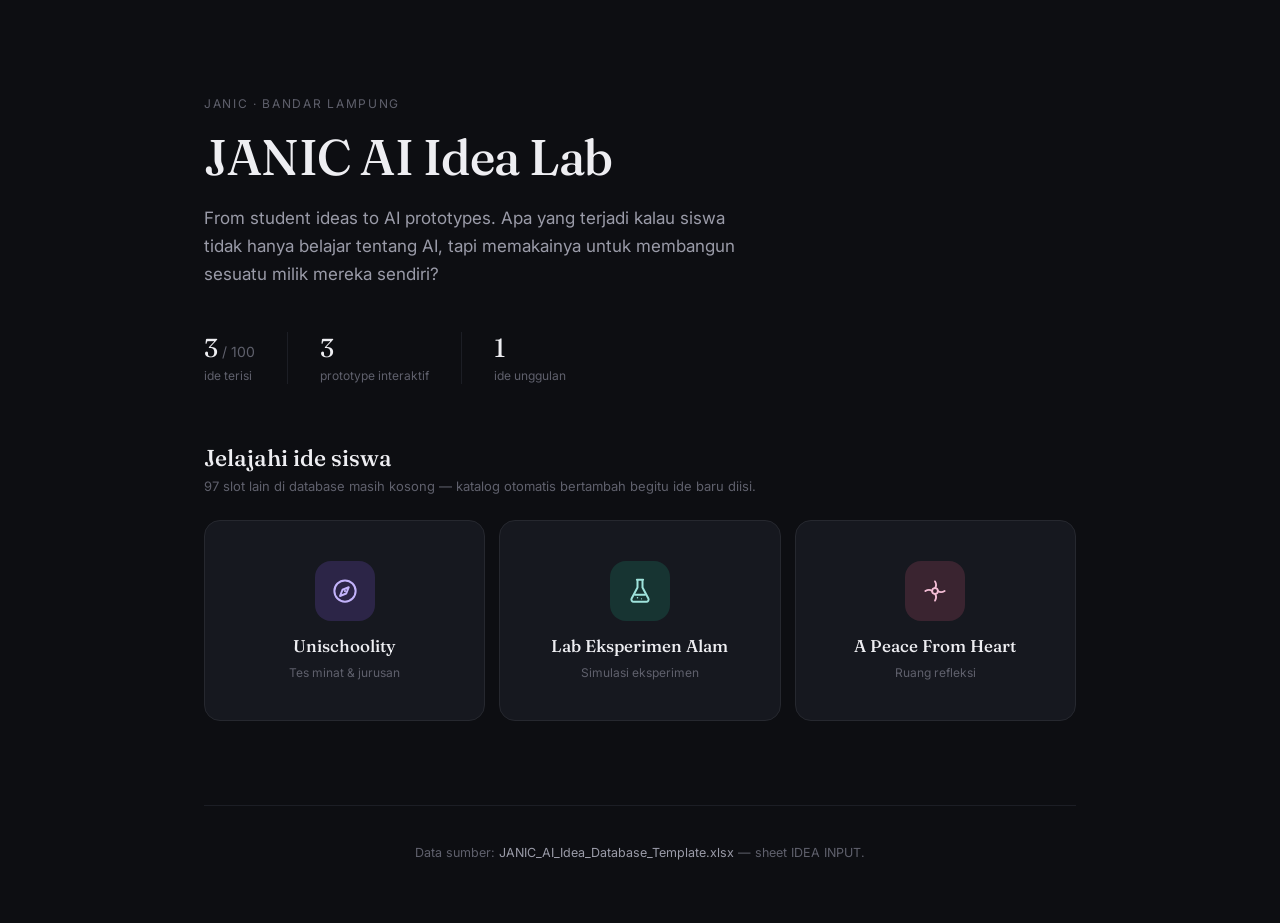
<file: index.html>
<!DOCTYPE html>
<html lang="id">
<head>
<meta charset="UTF-8">
<meta name="viewport" content="width=device-width, initial-scale=1.0">
<title>JANIC AI Idea Lab</title>
<link rel="preconnect" href="https://fonts.googleapis.com">
<link href="https://fonts.googleapis.com/css2?family=Fraunces:ital,opsz,wght@0,9..144,400;0,9..144,500;0,9..144,600;1,9..144,400;1,9..144,500&family=Space+Mono:wght@400;700&family=Inter:wght@400;500;600&display=swap" rel="stylesheet">
<style>
  :root{
    --bg:#0d0e12; --surface:#16181f; --surface-2:#1d2029;
    --line:#26282f; --line-soft:#1c1e25;
    --ink:#eeeef2; --ink-dim:#9a9ba8; --ink-faint:#5f606c;
    --violet:#8b6df2; --violet-dim:#2c2547;
    --teal:#45b6ac; --teal-dim:#173432;
    --pink:#e08fb0; --pink-dim:#3a2430;
  }
  *{box-sizing:border-box;}
  body{ margin:0; background:var(--bg); color:var(--ink); font-family:'Inter',sans-serif; -webkit-font-smoothing:antialiased; }
  h1,h2,h3{ font-family:'Fraunces',serif; font-weight:500; }
  .wrap{ max-width:920px; margin:0 auto; padding:0 24px; }
  button{ font-family:'Inter',sans-serif; }

  /* ---- HOME ---- */
  #home.hide, .page{ display:none; }
  #home.show, .page.show{ display:block; }

  .hero{ padding:96px 0 48px; }
  .kicker{ font-size:12px; letter-spacing:0.14em; color:var(--ink-faint); text-transform:uppercase; margin:0 0 20px; }
  .hero h1{ font-size:50px; line-height:1.05; margin:0 0 20px; letter-spacing:-0.01em; }
  .hero p.lede{ font-size:17px; line-height:1.65; color:var(--ink-dim); max-width:540px; margin:0 0 44px; }
  .stats-clean{ display:flex; align-items:center; gap:0; flex-wrap:wrap; row-gap:16px; }
  .stat-clean{ padding-right:32px; margin-right:32px; border-right:1px solid var(--line-soft); }
  .stat-clean:last-child{ border-right:none; margin-right:0; padding-right:0; }
  .stat-clean .num{ font-family:'Fraunces',serif; font-size:26px; display:block; }
  .stat-clean .num small{ font-size:14px; color:var(--ink-faint); font-family:'Inter',sans-serif; }
  .stat-clean .label{ font-size:12px; color:var(--ink-faint); margin-top:2px; }
  @media (max-width:640px){ .hero h1{font-size:36px;} }

  .section{ padding:12px 0 64px; }
  .section-head{ margin-bottom:26px; }
  .section-head h2{ font-size:23px; margin:0 0 6px; }
  .section-head p{ font-size:13px; color:var(--ink-faint); margin:0; }

  .icon-badge{ width:40px; height:40px; border-radius:10px; display:flex; align-items:center; justify-content:center; flex-shrink:0; }
  .icon-badge svg{ width:20px; height:20px; }
  .icon-badge.lg{ width:60px; height:60px; border-radius:16px; } .icon-badge.lg svg{ width:30px; height:30px; }
  .acc-violet{ background:var(--violet-dim); color:#c3b3fb; }
  .acc-teal{ background:var(--teal-dim); color:#9fe3dc; }
  .acc-pink{ background:var(--pink-dim); color:#f3bdd5; }

  /* ---- TILE GRID: judul + icon saja ---- */
  .tile-grid{ display:grid; grid-template-columns:repeat(3,1fr); gap:14px; }
  @media (max-width:720px){ .tile-grid{ grid-template-columns:1fr; } }
  .tile{ background:var(--surface); border:1px solid var(--line); border-radius:16px; padding:40px 20px; display:flex; flex-direction:column; align-items:center; gap:14px; cursor:pointer; text-align:center; transition:border-color .15s ease, transform .12s ease; }
  .tile:hover{ border-color:var(--ink-faint); transform:translateY(-2px); }
  .tile h3{ font-size:17px; margin:0; line-height:1.3; }
  .tile .tag-line{ font-size:12px; color:var(--ink-faint); margin-top:-6px; }

  footer{ padding:36px 0 60px; text-align:center; color:var(--ink-faint); font-size:12.5px; line-height:1.7; border-top:1px solid var(--line-soft); margin-top:20px; }
  footer .highlight{ color:var(--ink-dim); }

  /* ---- PAGE CHROME (shared across every prototype page) ---- */
  .page{ padding:56px 0 60px; }
  .back-link{ background:none; border:none; color:var(--ink-dim); font-size:13px; cursor:pointer; padding:0; display:inline-flex; align-items:center; gap:6px; }
  .back-link:hover{ color:var(--ink); }
  .page-meta{ font-size:12.5px; color:var(--ink-faint); margin-top:18px; }
  .page-note{ font-size:12px; color:var(--ink-faint); margin-top:5px; max-width:540px; line-height:1.55; }
  .loading{ font-size:13px; margin-top:14px; display:none; }
  .loading.show{ display:block; }

  /* ================= THEME: UNISCHOOLITY — diagnostic report ================= */
  .theme-uni{ background:#f7f5f0; color:#161513; border-radius:20px; padding:44px 46px; margin-top:26px; }
  .theme-uni .u-eyebrow{ font-size:11px; letter-spacing:.12em; text-transform:uppercase; color:#8b897d; margin-bottom:30px; display:flex; justify-content:space-between; }
  .theme-uni .u-track{ height:2px; background:#e4e1d8; margin-bottom:36px; position:relative; }
  .theme-uni .u-track-fill{ height:2px; background:#2c2a86; position:absolute; left:0; top:0; transition:width .3s ease; }
  .theme-uni .u-question{ font-family:'Fraunces',serif; font-size:26px; line-height:1.35; margin-bottom:28px; max-width:500px; }
  .theme-uni .u-option{ display:flex; align-items:center; gap:14px; padding:16px 4px; border-bottom:1px solid #e4e1d8; cursor:pointer; font-size:15px; color:#2c2b28; }
  .theme-uni .u-option:hover{ background:#efece3; }
  .theme-uni .u-option .mark{ width:26px; height:26px; border-radius:50%; border:1px solid #b8b5a8; display:flex; align-items:center; justify-content:center; font-size:11px; color:#8b897d; flex-shrink:0; }
  .theme-uni .u-back{ margin-top:20px; background:none; border:none; color:#8b897d; font-size:13px; cursor:pointer; }
  .theme-uni .u-kelas-row{ display:flex; gap:10px; margin:24px 0 30px; }
  .theme-uni .u-kelas{ flex:1; border:1px solid #d8d5c8; background:#fff; border-radius:10px; padding:16px 8px; text-align:center; font-size:13.5px; color:#8b897d; cursor:pointer; }
  .theme-uni .u-kelas.active{ border-color:#2c2a86; color:#2c2a86; background:#eeedfb; }
  .theme-uni .u-run{ background:#1c1a17; color:#f7f5f0; border:none; border-radius:9px; padding:13px 26px; font-size:14px; font-weight:600; cursor:pointer; }
  .theme-uni .u-lede{ font-size:16px; line-height:1.7; margin-bottom:30px; font-family:'Fraunces',serif; font-style:italic; color:#2c2b28; }
  .theme-uni .u-axis{ margin-bottom:18px; }
  .theme-uni .u-axis-label{ display:flex; justify-content:space-between; font-size:12.5px; color:#8b897d; margin-bottom:7px; }
  .theme-uni .u-axis-track{ height:2px; background:#e4e1d8; }
  .theme-uni .u-axis-fill{ height:2px; background:#2c2a86; }
  .theme-uni .u-list-item{ display:flex; gap:18px; padding:17px 0; border-top:1px solid #e4e1d8; }
  .theme-uni .u-list-item:last-child{ border-bottom:1px solid #e4e1d8; }
  .theme-uni .u-list-num{ font-family:'Fraunces',serif; font-size:19px; color:#b8b5a8; width:26px; flex-shrink:0; }
  .theme-uni .u-list-item h5{ margin:0 0 4px; font-size:15px; font-weight:600; }
  .theme-uni .u-list-item p{ margin:0; font-size:13px; color:#8b897d; line-height:1.55; }
  .theme-uni .u-kicker{ font-size:12px; letter-spacing:.08em; text-transform:uppercase; color:#8b897d; margin:28px 0 4px; }
  .theme-uni .u-note{ font-size:12.5px; color:#8b897d; margin-top:24px; line-height:1.6; border-top:1px solid #e4e1d8; padding-top:18px; }
  .theme-uni .u-again{ margin-top:16px; background:none; border:none; color:#8b897d; font-size:13px; cursor:pointer; }

  /* ================= THEME: LAB EKSPERIMEN ALAM — console ================= */
  .theme-lab{ background:#07080a; border:1px solid #1c2a24; border-radius:6px; padding:32px 34px; margin-top:26px; font-family:'Space Mono',monospace; color:#c9f7e6;
    background-image:radial-gradient(rgba(69,182,172,.1) 1px, transparent 1px); background-size:16px 16px; }
  .theme-lab .l-top{ display:flex; justify-content:space-between; align-items:center; margin-bottom:22px; font-size:11px; letter-spacing:.06em; color:#3fd8b8; text-transform:uppercase; }
  .theme-lab .l-sub{ font-size:12px; color:#5f9c8f; margin-bottom:10px; line-height:1.6; }
  .theme-lab .l-field-label{ font-size:11px; color:#5f9c8f; letter-spacing:.06em; text-transform:uppercase; margin-bottom:9px; margin-top:22px; }
  .theme-lab .l-toggle-row{ display:flex; border:1px solid #1c2a24; margin-bottom:20px; }
  .theme-lab .l-toggle{ flex:1; background:none; border:none; border-right:1px solid #1c2a24; color:#5f9c8f; font-family:'Space Mono',monospace; font-size:12px; padding:11px 6px; cursor:pointer; text-transform:uppercase; letter-spacing:.03em; }
  .theme-lab .l-toggle:last-child{ border-right:none; }
  .theme-lab .l-toggle.active{ background:#3fd8b8; color:#07080a; }
  .theme-lab .l-run{ background:#3fd8b8; color:#07080a; border:none; border-radius:2px; padding:12px 22px; font-size:12.5px; font-weight:700; cursor:pointer; font-family:'Space Mono',monospace; text-transform:uppercase; letter-spacing:.04em; margin-top:6px; }
  .theme-lab .l-hud{ display:flex; border:1px solid #1c2a24; margin-bottom:18px; }
  .theme-lab .l-hud div{ flex:1; text-align:center; padding:10px 4px; border-right:1px solid #1c2a24; font-size:10.5px; color:#5f9c8f; text-transform:uppercase; letter-spacing:.04em; }
  .theme-lab .l-hud div:last-child{ border-right:none; }
  .theme-lab .l-hud b{ display:block; font-size:17px; color:#3fd8b8; margin-bottom:2px; }
  .theme-lab .l-scenario{ border:1px solid #1c2a24; padding:15px 17px; font-size:13px; line-height:1.7; margin-bottom:16px; color:#e2fbf1; }
  .theme-lab .l-scenario:before{ content:"> "; color:#3fd8b8; }
  .theme-lab .l-option{ display:block; width:100%; text-align:left; background:none; border:1px solid #1c2a24; color:#c9f7e6; padding:12px 15px; font-size:12.5px; font-family:'Space Mono',monospace; cursor:pointer; margin-bottom:8px; border-radius:2px; }
  .theme-lab .l-option:hover:not(:disabled){ border-color:#3fd8b8; }
  .theme-lab .l-option.correct{ border-color:#3fd8b8; background:rgba(63,216,184,.12); color:#3fd8b8; }
  .theme-lab .l-option.incorrect{ border-color:#e2665f; background:rgba(226,102,95,.1); color:#f0a19c; }
  .theme-lab .l-explain{ font-size:12px; color:#5f9c8f; line-height:1.65; margin:12px 0 16px; }
  .theme-lab .l-explain:before{ content:">> "; color:#3fd8b8; }
  .theme-lab .l-final{ border:1px solid #3fd8b8; padding:15px 17px; font-size:12.5px; margin-top:8px; color:#e2fbf1; }
  .theme-lab .l-again{ margin-top:14px; background:none; border:none; color:#5f9c8f; font-size:11.5px; cursor:pointer; text-transform:uppercase; letter-spacing:.04em; font-family:'Space Mono',monospace; }

  /* ================= THEME: A PEACE FROM HEART — calm journal ================= */
  .theme-peace{ background:#faf4ef; border-radius:28px; padding:48px 44px; margin-top:26px; color:#3a2a2f; }
  .theme-peace .p-eyebrow{ font-size:11px; letter-spacing:.1em; text-transform:uppercase; color:#b98ea3; margin-bottom:22px; text-align:center; }
  .theme-peace .p-disclaimer{ font-size:12px; color:#8f7a80; text-align:center; line-height:1.6; margin-bottom:34px; }
  .theme-peace .p-q{ font-family:'Fraunces',serif; font-style:italic; font-size:19px; line-height:1.6; text-align:center; margin-bottom:20px; color:#3a2a2f; }
  .theme-peace .p-mood-row{ display:flex; justify-content:center; gap:12px; margin-bottom:36px; flex-wrap:wrap; }
  .theme-peace .p-mood{ width:56px; height:56px; border-radius:50%; border:1px solid #e3cdd6; background:none; cursor:pointer; font-size:10px; color:#8f7a80; display:flex; align-items:center; justify-content:center; text-align:center; line-height:1.15; padding:4px; }
  .theme-peace .p-mood.selected{ background:#e0a9bf; border-color:#e0a9bf; color:#fff; }
  .theme-peace .p-tag-row{ display:flex; flex-wrap:wrap; justify-content:center; gap:9px; margin-bottom:36px; }
  .theme-peace .p-tag{ border:1px solid #e3cdd6; background:none; border-radius:100px; padding:8px 15px; font-size:12px; color:#8f7a80; cursor:pointer; }
  .theme-peace .p-tag.selected{ background:#f3dde6; border-color:#e0a9bf; color:#7a4a5e; }
  .theme-peace .p-textarea{ width:100%; background:none; border:none; border-bottom:1px solid #e3cdd6; text-align:center; font-family:'Fraunces',serif; font-style:italic; font-size:16px; color:#3a2a2f; padding:10px 4px 16px; margin-bottom:28px; resize:none; }
  .theme-peace .p-textarea:focus{ outline:none; border-bottom-color:#e0a9bf; }
  .theme-peace .p-send{ display:block; margin:0 auto; background:#e0a9bf; color:#fff; border:none; border-radius:100px; padding:13px 30px; font-size:13.5px; font-weight:600; cursor:pointer; }
  .theme-peace .p-err{ text-align:center; font-size:12px; color:#c96a6a; margin-bottom:16px; }
  .theme-peace .p-reflection{ font-family:'Fraunces',serif; font-style:italic; font-size:17px; line-height:1.85; text-align:center; color:#3a2a2f; margin:0 auto 22px; max-width:440px; }
  .theme-peace .p-closing{ font-size:12.5px; color:#8f7a80; text-align:center; line-height:1.7; margin-bottom:8px; }
  .theme-peace .p-again{ display:block; margin:20px auto 0; background:none; border:none; color:#b98ea3; font-size:12.5px; cursor:pointer; }
</style>
</head>
<body>

<div class="wrap">

  <div id="home" class="show">
    <div class="hero">
      <p class="kicker">JANIC · Bandar Lampung</p>
      <h1>JANIC AI Idea Lab</h1>
      <p class="lede">From student ideas to AI prototypes. Apa yang terjadi kalau siswa tidak hanya belajar tentang AI, tapi memakainya untuk membangun sesuatu milik mereka sendiri?</p>
      <div class="stats-clean">
        <div class="stat-clean"><span class="num">3<small> / 100</small></span><span class="label">ide terisi</span></div>
        <div class="stat-clean"><span class="num">3</span><span class="label">prototype interaktif</span></div>
        <div class="stat-clean"><span class="num">1</span><span class="label">ide unggulan</span></div>
      </div>
    </div>
    <div class="section">
      <div class="section-head">
        <h2>Jelajahi ide siswa</h2>
        <p>97 slot lain di database masih kosong — katalog otomatis bertambah begitu ide baru diisi.</p>
      </div>
      <div class="tile-grid" id="tileGrid"></div>
    </div>
    <footer>
      Data sumber: <span class="highlight">JANIC_AI_Idea_Database_Template.xlsx</span> — sheet IDEA INPUT.
    </footer>
  </div>

  <div class="page" id="page-unischoolity"></div>
  <div class="page" id="page-labgame"></div>
  <div class="page" id="page-peace"></div>

</div>

<script>
const ICONS = {
  compass: '<svg viewBox="0 0 24 24" fill="none" stroke="currentColor" stroke-width="1.6" stroke-linecap="round" stroke-linejoin="round"><circle cx="12" cy="12" r="8.5"/><path d="M15 9l-2 5-5 2 2-5z"/><circle cx="12" cy="12" r="0.9" fill="currentColor" stroke="none"/></svg>',
  flask: '<svg viewBox="0 0 24 24" fill="none" stroke="currentColor" stroke-width="1.6" stroke-linecap="round" stroke-linejoin="round"><path d="M9.5 3h5M10 3v6.2L5.3 18a1.8 1.8 0 0 0 1.6 2.6h10.2A1.8 1.8 0 0 0 18.7 18L14 9.2V3"/><path d="M8 15h8"/><circle cx="10" cy="17.3" r="0.6" fill="currentColor" stroke="none"/><circle cx="13.2" cy="18.2" r="0.5" fill="currentColor" stroke="none"/></svg>',
  calm: '<svg viewBox="0 0 24 24" fill="none" stroke="currentColor" stroke-width="1.5" stroke-linecap="round"><circle cx="12" cy="12" r="2.3"/><path d="M12 4.3c1.3 2.2 1.3 3.7 0 5.4M12 19.7c1.3-2.2 1.3-3.7 0-5.4M4.3 12c2.2-1.3 3.7-1.3 5.4 0M19.7 12c-2.2 1.3-3.7 1.3-5.4 0"/></svg>'
};

const IDEAS = [
  { id:"J-001", aiName:"Unischoolity", students:"Kayla, Aliza, Syifa", icon:"compass", accent:"violet", protoLabel:"Tes minat & jurusan",
    problem:"Masih banyak anak SMA yang masih kebingungan memilih jurusan atau kampus yang diminati untuk kuliah.",
    aiOpportunity:"AI sebagai mesin rekomendasi & penjelas: menganalisis pola jawaban minat/bakat, lalu menyusun rekomendasi jurusan dalam bahasa yang mudah dipahami.",
    safety:null, proto:"unischoolity" },
  { id:"J-002", aiName:"Lab Eksperimen Alam", students:"Rian, Farhamanta, Abzari, Naufal", icon:"flask", accent:"teal", protoLabel:"Simulasi eksperimen",
    problem:"Tidak adanya laboratorium untuk melakukan penelitian fisika, kimia, dan biologi secara lengkap.",
    aiOpportunity:"AI sebagai penyusun tantangan dinamis dan pemberi umpan balik atas hipotesis siswa.",
    safety:null, proto:"labgame" },
  { id:"J-003", aiName:"A Peace From Heart", students:"Anonymus", icon:"calm", accent:"pink", protoLabel:"Ruang refleksi",
    problem:"Banyak remaja memendam masalah tanpa tempat bercerita, dan berisiko stres atau frustrasi.",
    aiOpportunity:"AI sebagai teman menulis reflektif: memvalidasi perasaan dan mendorong bicara dengan orang tepercaya.",
    safety:"Prototype ini BUKAN alat terapi, diagnosis, atau layanan krisis — hanya latihan menulis reflektif ringan, tanpa histori percakapan tersimpan.",
    proto:"peace" }
];

function renderTiles(){
  document.getElementById('tileGrid').innerHTML = IDEAS.map(idea => `
    <div class="tile" onclick="openPage('${idea.proto}')">
      <div class="icon-badge lg acc-${idea.accent}">${ICONS[idea.icon]}</div>
      <h3>${idea.aiName}</h3>
      <div class="tag-line">${idea.protoLabel}</div>
    </div>
  `).join('');
}

function goHome(){
  document.querySelectorAll('.page').forEach(p=>p.classList.remove('show'));
  document.getElementById('home').classList.add('show');
  window.scrollTo({top:0, behavior:'smooth'});
}

function openPage(key){
  document.getElementById('home').classList.remove('show');
  document.querySelectorAll('.page').forEach(p=>p.classList.remove('show'));
  const pageEl = document.getElementById('page-'+key);
  pageEl.classList.add('show');
  const idea = IDEAS.find(i=>i.proto===key);
  if(pageEl.dataset.inited !== '1'){
    pageEl.dataset.inited = '1';
    pageEl.innerHTML = `
      <button class="back-link" onclick="goHome()">← Kembali ke JANIC AI Idea Lab</button>
      <div class="page-meta">${idea.id} · diusulkan oleh ${idea.students}</div>
      ${idea.safety ? `<div class="page-note">${idea.safety}</div>` : ''}
      <div id="tool-${key}"></div>
    `;
    const toolRoot = document.getElementById('tool-'+key);
    if(key==='unischoolity') UNI.init(toolRoot, idea);
    if(key==='labgame') GAME.init(toolRoot, idea);
    if(key==='peace') PEACE.init(toolRoot);
  }
  window.scrollTo({top:0, behavior:'smooth'});
}

async function callClaudeJSON(systemPrompt, userText){
  const response = await fetch("https://api.anthropic.com/v1/messages", {
    method:"POST", headers:{"Content-Type":"application/json"},
    body: JSON.stringify({ model:"claude-sonnet-4-6", max_tokens:1000, system: systemPrompt, messages:[{role:"user", content:userText}] })
  });
  const data = await response.json();
  const text = (data.content||[]).filter(b=>b.type==='text').map(b=>b.text).join('\n');
  const clean = text.replace(/```json|```/g,'').trim();
  return JSON.parse(clean);
}

/* ============ UNISCHOOLITY — diagnostic report theme ============ */
const UNI = (function(){
  const QUESTIONS = [
    { q:"Kalau dikasih waktu luang tanpa tugas, kamu paling suka...", opts:[
      {t:"Ngoprek soal logika, matematika, atau teka-teki", w:{sains:2}},
      {t:"Baca novel atau nulis cerita", w:{soshum:2}},
      {t:"Gambar, desain, atau bikin musik", w:{seni:2}},
      {t:"Ngobrol dan diskusi sama teman", w:{soshum:1, seni:1}} ]},
    { q:"Pelajaran yang bikin kamu 'ngeh' paling cepat...", opts:[
      {t:"Fisika atau Kimia", w:{sains:2}},
      {t:"Sejarah, Sosiologi, atau Ekonomi", w:{soshum:2}},
      {t:"Seni Budaya atau Prakarya", w:{seni:2}},
      {t:"Bahasa Indonesia / Inggris", w:{soshum:1}} ]},
    { q:"Kalau ada masalah, kamu lebih suka...", opts:[
      {t:"Cari pola dan data buat nemuin solusi", w:{sains:2}},
      {t:"Dengerin cerita orang, cari jalan tengah", w:{soshum:2}},
      {t:"Coba ide baru yang di luar kebiasaan", w:{seni:2}} ]},
    { q:"Proyek sekolah favoritmu...", opts:[
      {t:"Eksperimen sains atau bikin alat", w:{sains:2}},
      {t:"Presentasi, debat, atau karya tulis", w:{soshum:2}},
      {t:"Poster, film pendek, atau desain", w:{seni:2}} ]},
    { q:"Kalau lihat berita, kamu paling penasaran sama...", opts:[
      {t:"Penemuan teknologi atau sains baru", w:{sains:2}},
      {t:"Isu sosial, ekonomi, atau politik", w:{soshum:2}},
      {t:"Tren desain, musik, atau film", w:{seni:2}} ]},
    { q:"Cita-cita masa kecil kamu paling dekat ke...", opts:[
      {t:"Dokter, insinyur, atau peneliti", w:{sains:2}},
      {t:"Guru, pengacara, diplomat, atau pebisnis", w:{soshum:2}},
      {t:"Seniman, desainer, musisi, atau atlet", w:{seni:2}} ]}
  ];
  let state, root;
  function init(el){ root = el; state = { step:0, scores:{sains:0,soshum:0,seni:0}, kelas:'11' }; render(); }
  function render(){
    if(state.step < QUESTIONS.length){
      const q = QUESTIONS[state.step];
      root.innerHTML = `
        <div class="theme-uni">
          <div class="u-eyebrow"><span>Unischoolity</span><span>Pertanyaan ${state.step+1} / ${QUESTIONS.length}</span></div>
          <div class="u-track"><div class="u-track-fill" style="width:${(state.step/QUESTIONS.length)*100}%"></div></div>
          <div class="u-question">${q.q}</div>
          <div>${q.opts.map((o,i)=>`<div class="u-option" onclick="UNI.answer(${i})"><div class="mark">${String.fromCharCode(65+i)}</div><div>${o.t}</div></div>`).join('')}</div>
          ${state.step>0?`<button class="u-back" onclick="UNI.back()">← Kembali</button>`:''}
        </div>`;
    } else if(state.step === QUESTIONS.length){
      root.innerHTML = `
        <div class="theme-uni">
          <div class="u-eyebrow"><span>Unischoolity</span><span>Langkah terakhir</span></div>
          <div class="u-question" style="font-size:21px;">Kamu kelas berapa sekarang?</div>
          <div class="u-kelas-row" id="u-kelas-group">
            <div class="u-kelas ${state.kelas==='10'?'active':''}" onclick="UNI.setKelas(this,'10')">Kelas 10</div>
            <div class="u-kelas ${state.kelas==='11'?'active':''}" onclick="UNI.setKelas(this,'11')">Kelas 11</div>
            <div class="u-kelas ${state.kelas==='12'?'active':''}" onclick="UNI.setKelas(this,'12')">Kelas 12</div>
          </div>
          <button class="u-run" onclick="UNI.finish()">Lihat hasil rekomendasi</button>
          <button class="u-back" onclick="UNI.back()">← Kembali</button>
          <div class="loading" id="u-loading" style="color:#8b897d;">Menyusun rekomendasi berdasarkan 6 jawabanmu…</div>
        </div>`;
    }
  }
  function setKelas(btn, v){ state.kelas = v; document.querySelectorAll('#u-kelas-group .u-kelas').forEach(b=>b.classList.remove('active')); btn.classList.add('active'); }
  function answer(i){ const w = QUESTIONS[state.step].opts[i].w; for(const k in w) state.scores[k]+=w[k]; state.step++; render(); }
  function back(){ state.step = Math.max(0, state.step-1); render(); }
  async function finish(){
    const loading = document.getElementById('u-loading');
    loading.className = 'loading show';
    const total = state.scores.sains+state.scores.soshum+state.scores.seni || 1;
    const pct = { sains: Math.round(state.scores.sains/total*100), soshum: Math.round(state.scores.soshum/total*100), seni: Math.round(state.scores.seni/total*100) };
    try{
      const sys = "Kamu konselor karir sekolah untuk siswa SMA Indonesia. Berdasarkan persentase kecenderungan siswa (sains/soshum/seni) dan kelasnya, balas HANYA dengan JSON valid tanpa teks lain, format persis: {\"ringkasan\":\"1-2 kalimat hangat menjelaskan kecenderungan siswa\",\"jurusan\":[{\"nama\":\"...\",\"alasan\":\"1 kalimat singkat\"}] (tepat 3 item),\"kampus\":[{\"nama\":\"...\",\"fakultas\":\"...\"}] (isi 2 item HANYA jika kelas 12, kalau bukan kelas 12 buat array kosong)}. Selalu ingatkan lewat kalimat ringkasan bahwa ini titik awal diskusi.";
      const out = await callClaudeJSON(sys, `Sains ${pct.sains}%, Soshum ${pct.soshum}%, Seni/Vokasi ${pct.seni}%. Kelas: ${state.kelas}.`);
      renderReport(pct, out);
    }catch(e){ loading.textContent = "Gagal memuat rekomendasi. Coba lagi."; }
  }
  function renderReport(pct, out){
    root.innerHTML = `
      <div class="theme-uni">
        <div class="u-eyebrow"><span>Unischoolity</span><span>Hasil kamu</span></div>
        <div class="u-lede">"${out.ringkasan}"</div>
        <div class="u-axis"><div class="u-axis-label"><span>Saintek</span><span>${pct.sains}%</span></div><div class="u-axis-track"><div class="u-axis-fill" style="width:${pct.sains}%"></div></div></div>
        <div class="u-axis"><div class="u-axis-label"><span>Soshum</span><span>${pct.soshum}%</span></div><div class="u-axis-track"><div class="u-axis-fill" style="width:${pct.soshum}%"></div></div></div>
        <div class="u-axis"><div class="u-axis-label"><span>Seni / Vokasi</span><span>${pct.seni}%</span></div><div class="u-axis-track"><div class="u-axis-fill" style="width:${pct.seni}%"></div></div></div>
        <div class="u-kicker">Rekomendasi jurusan</div>
        <div>${out.jurusan.map((j,i)=>`<div class="u-list-item"><div class="u-list-num">0${i+1}</div><div><h5>${j.nama}</h5><p>${j.alasan}</p></div></div>`).join('')}</div>
        ${out.kampus && out.kampus.length ? `<div class="u-kicker">Contoh kampus (kelas 12)</div><div>${out.kampus.map((k,i)=>`<div class="u-list-item"><div class="u-list-num">0${i+1}</div><div><h5>${k.nama}</h5><p>${k.fakultas}</p></div></div>`).join('')}</div>` : ''}
        <div class="u-note">Titik awal diskusi, bukan keputusan final — obrolkan lagi dengan guru BK atau orang tua.</div>
        <button class="u-again" onclick="UNI.init(root)">↻ Ulangi tes</button>
      </div>`;
  }
  return { init, answer, back, finish, setKelas };
})();

/* ============ LAB EKSPERIMEN ALAM — console theme ============ */
const GAME = (function(){
  let state, root;
  function init(el){ root = el; state = { subject:'Fisika', level:'SMA', round:0, score:0, streak:0, current:null, answered:false }; renderStart(); }
  function renderStart(){
    root.innerHTML = `
      <div class="theme-lab">
        <div class="l-top"><span>LAB_EKSPERIMEN_ALAM</span><span>SYS.READY</span></div>
        <div class="l-sub">5 ronde tantangan hipotesis. Pilih bidang & tingkat, lalu mulai.</div>
        <div class="l-field-label">Bidang eksperimen</div>
        <div class="l-toggle-row" id="l-subj-group">
          <button class="l-toggle active" onclick="GAME.setSubject(this,'Fisika')">Fisika</button>
          <button class="l-toggle" onclick="GAME.setSubject(this,'Kimia')">Kimia</button>
          <button class="l-toggle" onclick="GAME.setSubject(this,'Biologi')">Biologi</button>
        </div>
        <div class="l-field-label">Tingkat</div>
        <div class="l-toggle-row" id="l-lvl-group">
          <button class="l-toggle" onclick="GAME.setLevel(this,'SMP')">SMP</button>
          <button class="l-toggle active" onclick="GAME.setLevel(this,'SMA')">SMA</button>
        </div>
        <button class="l-run" onclick="GAME.start()">▶ mulai tantangan</button>
        <div class="loading" id="l-loading" style="color:#5f9c8f;">Menyiapkan skenario eksperimen…</div>
      </div>`;
  }
  function setSubject(btn,v){ state.subject=v; document.querySelectorAll('#l-subj-group .l-toggle').forEach(b=>b.classList.remove('active')); btn.classList.add('active'); }
  function setLevel(btn,v){ state.level=v; document.querySelectorAll('#l-lvl-group .l-toggle').forEach(b=>b.classList.remove('active')); btn.classList.add('active'); }
  async function start(){ state.round=0; state.score=0; state.streak=0; await nextRound(); }
  async function nextRound(){
    root.innerHTML = `<div class="theme-lab"><div class="l-top"><span>LAB_EKSPERIMEN_ALAM</span><span>LOADING</span></div><div class="loading show" style="color:#5f9c8f;">Menyiapkan skenario eksperimen…</div></div>`;
    try{
      const sys = "Kamu pembuat tantangan sains untuk game edukasi siswa Indonesia. Balas HANYA dengan JSON valid, format persis: {\"skenario\":\"2-3 kalimat deskripsi eksperimen yang seru\",\"opsi\":[{\"id\":\"a\",\"teks\":\"...\"},{\"id\":\"b\",\"teks\":\"...\"},{\"id\":\"c\",\"teks\":\"...\"}],\"benar\":\"a atau b atau c\",\"penjelasan\":\"2-3 kalimat penjelasan ilmiah kenapa itu jawabannya\"}. Jangan ulangi skenario yang mirip antar ronde.";
      const out = await callClaudeJSON(sys, `Bidang: ${state.subject}\nJenjang: ${state.level}\nRonde ke: ${state.round+1}`);
      state.current = out; state.answered = false;
      renderRound();
    }catch(e){ root.innerHTML = `<div class="theme-lab"><div class="l-top"><span>LAB_EKSPERIMEN_ALAM</span><span>ERROR</span></div><div style="color:#f0a19c; font-size:12.5px;">Gagal memuat tantangan.</div><button class="l-run" style="margin-top:14px;" onclick="GAME.nextRoundPublic()">coba lagi</button></div>`; }
  }
  function renderRound(){
    const c = state.current;
    root.innerHTML = `
      <div class="theme-lab">
        <div class="l-top"><span>${state.subject.toUpperCase()} · ${state.level}</span><span>ROUND ${state.round+1}/5</span></div>
        <div class="l-hud"><div><b>${state.score}</b>SCORE</div><div><b>${state.streak}</b>STREAK</div></div>
        <div class="l-scenario">${c.skenario}</div>
        <div id="l-options">${c.opsi.map((o,i)=>`<button class="l-option" onclick="GAME.pick('${o.id}', this)">${String.fromCharCode(65+i)}) ${o.teks}</button>`).join('')}</div>
        <div class="l-explain" id="l-explain" style="display:none;"></div>
        <div id="l-next"></div>
      </div>`;
  }
  function pick(id, btn){
    if(state.answered) return;
    state.answered = true;
    const c = state.current;
    const buttons = document.querySelectorAll('#l-options .l-option');
    buttons.forEach(b=>b.disabled=true);
    const correct = id === c.benar;
    btn.classList.add(correct?'correct':'incorrect');
    if(!correct){ buttons[c.opsi.findIndex(o=>o.id===c.benar)].classList.add('correct'); }
    if(correct){ state.score += 10 + state.streak*2; state.streak++; } else { state.streak = 0; }
    root.querySelector('.l-hud').innerHTML = `<div><b>${state.score}</b>SCORE</div><div><b>${state.streak}</b>STREAK</div>`;
    const explain = document.getElementById('l-explain');
    explain.textContent = c.penjelasan; explain.style.display = 'block';
    state.round++;
    const nextWrap = document.getElementById('l-next');
    if(state.round < 5){ nextWrap.innerHTML = `<button class="l-run" onclick="GAME.nextRoundPublic()">▶ tantangan berikutnya</button>`; }
    else { nextWrap.innerHTML = `<div class="l-final">SELESAI. SKOR AKHIR: ${state.score} POIN / 5 RONDE.</div><button class="l-again" onclick="GAME.init(root)">↻ main lagi</button>`; }
  }
  function nextRoundPublic(){ nextRound(); }
  return { init, start, pick, setSubject, setLevel, nextRoundPublic };
})();

/* ============ A PEACE FROM HEART — calm journal theme ============ */
const PEACE = (function(){
  const MOODS = ["Berat banget","Nggak stabil","Biasa aja","Cukup baik","Baik"];
  const TAGS = ["Cemas","Lelah","Kesepian","Marah","Bingung","Sedih","Tertekan sekolah","Masalah keluarga","Masalah pertemanan"];
  let state, root;
  function init(el){ root = el; state = { mood:null, tags:[] }; render(); }
  function render(){
    root.innerHTML = `
      <div class="theme-peace">
        <div class="p-eyebrow">A Peace From Heart</div>
        <div class="p-disclaimer">Ini bukan pengganti bantuan profesional, dan tidak ada percakapan yang disimpan. Kalau bebanmu terasa berat, bicaralah dengan orang tua, guru, atau konselor sekolah.</div>
        <div class="p-q">Secara umum, gimana perasaanmu hari ini?</div>
        <div class="p-mood-row" id="p-mood-row">${MOODS.map((m,i)=>`<button class="p-mood" onclick="PEACE.pickMood(${i}, this)">${m}</button>`).join('')}</div>
        <div class="p-q" style="font-size:15.5px;">Ada rasa yang lebih spesifik? (opsional)</div>
        <div class="p-tag-row" id="p-tag-wrap">${TAGS.map(t=>`<button class="p-tag" onclick="PEACE.toggleTag('${t}', this)">${t}</button>`).join('')}</div>
        <textarea class="p-textarea" id="p-text" placeholder="Ingin cerita lebih lanjut? tulis di sini…" rows="2"></textarea>
        <div class="p-err" id="p-err" style="display:none;">Pilih mood dulu, atau tulis sesuatu sebelum kirim.</div>
        <button class="p-send" onclick="PEACE.submit()">Kirim ke ruang refleksi</button>
        <div class="loading" id="p-loading" style="color:#8f7a80; text-align:center;">Menyusun refleksi dengan hati-hati…</div>
      </div>`;
  }
  function pickMood(i, btn){ state.mood = i; document.querySelectorAll('#p-mood-row .p-mood').forEach(b=>b.classList.remove('selected')); btn.classList.add('selected'); }
  function toggleTag(t, btn){ const idx = state.tags.indexOf(t); if(idx>-1){ state.tags.splice(idx,1); btn.classList.remove('selected'); } else { state.tags.push(t); btn.classList.add('selected'); } }
  async function submit(){
    const text = document.getElementById('p-text').value.trim();
    const err = document.getElementById('p-err');
    if(state.mood===null && !text){ err.style.display='block'; return; }
    err.style.display='none';
    const loading = document.getElementById('p-loading');
    loading.className = 'loading show';
    try{
      const sys = "Kamu teman menulis reflektif untuk remaja Indonesia — BUKAN terapis, BUKAN konselor, BUKAN layanan krisis, dan tidak memberi diagnosis atau nasihat klinis. Balas dengan 3-4 kalimat: 1-2 kalimat validasi perasaan yang hangat dan tidak menghakimi, lalu satu pertanyaan reflektif terbuka. Jika teks menunjukkan tanda krisis atau keinginan menyakiti diri, jangan coba menangani sendiri — dorong dengan jelas dan segera untuk bicara dengan orang dewasa tepercaya, guru BK, atau layanan bantuan profesional. Bahasa Indonesia, tenang, singkat.";
      const userMsg = `Mood: ${state.mood!==null ? MOODS[state.mood] : '(tidak memilih)'}\nRasa yang dipilih: ${state.tags.join(', ') || '(tidak memilih tag)'}\nCerita tambahan: ${text || '(tidak menulis apa-apa)'}`;
      const response = await fetch("https://api.anthropic.com/v1/messages", { method:"POST", headers:{"Content-Type":"application/json"}, body: JSON.stringify({ model:"claude-sonnet-4-6", max_tokens:400, system: sys, messages:[{role:"user", content: userMsg}] }) });
      const data = await response.json();
      const out = (data.content||[]).filter(b=>b.type==='text').map(b=>b.text).join('\n') || "Terima kasih sudah mau berbagi. Apa satu hal kecil yang bisa bikin hari ini terasa sedikit lebih ringan?";
      renderResult(out);
    }catch(e){ loading.textContent = "Gagal memuat refleksi. Coba lagi."; }
  }
  function renderResult(out){
    root.innerHTML = `
      <div class="theme-peace">
        <div class="p-eyebrow">A Peace From Heart</div>
        <div class="p-reflection">"${out}"</div>
        <div class="p-closing">Tarik napas pelan tiga kali sebelum lanjut ke aktivitasmu.</div>
        <div class="p-closing">Kalau perasaan ini terasa berat atau terus-menerus, bicara dengan orang tua, guru, atau konselor sekolah tetap langkah terbaik.</div>
        <button class="p-again" onclick="PEACE.init(root)">↻ Tulis lagi</button>
      </div>`;
  }
  return { init, pickMood, toggleTag, submit };
})();

renderTiles();
</script>
</body>
</html>
</file>
